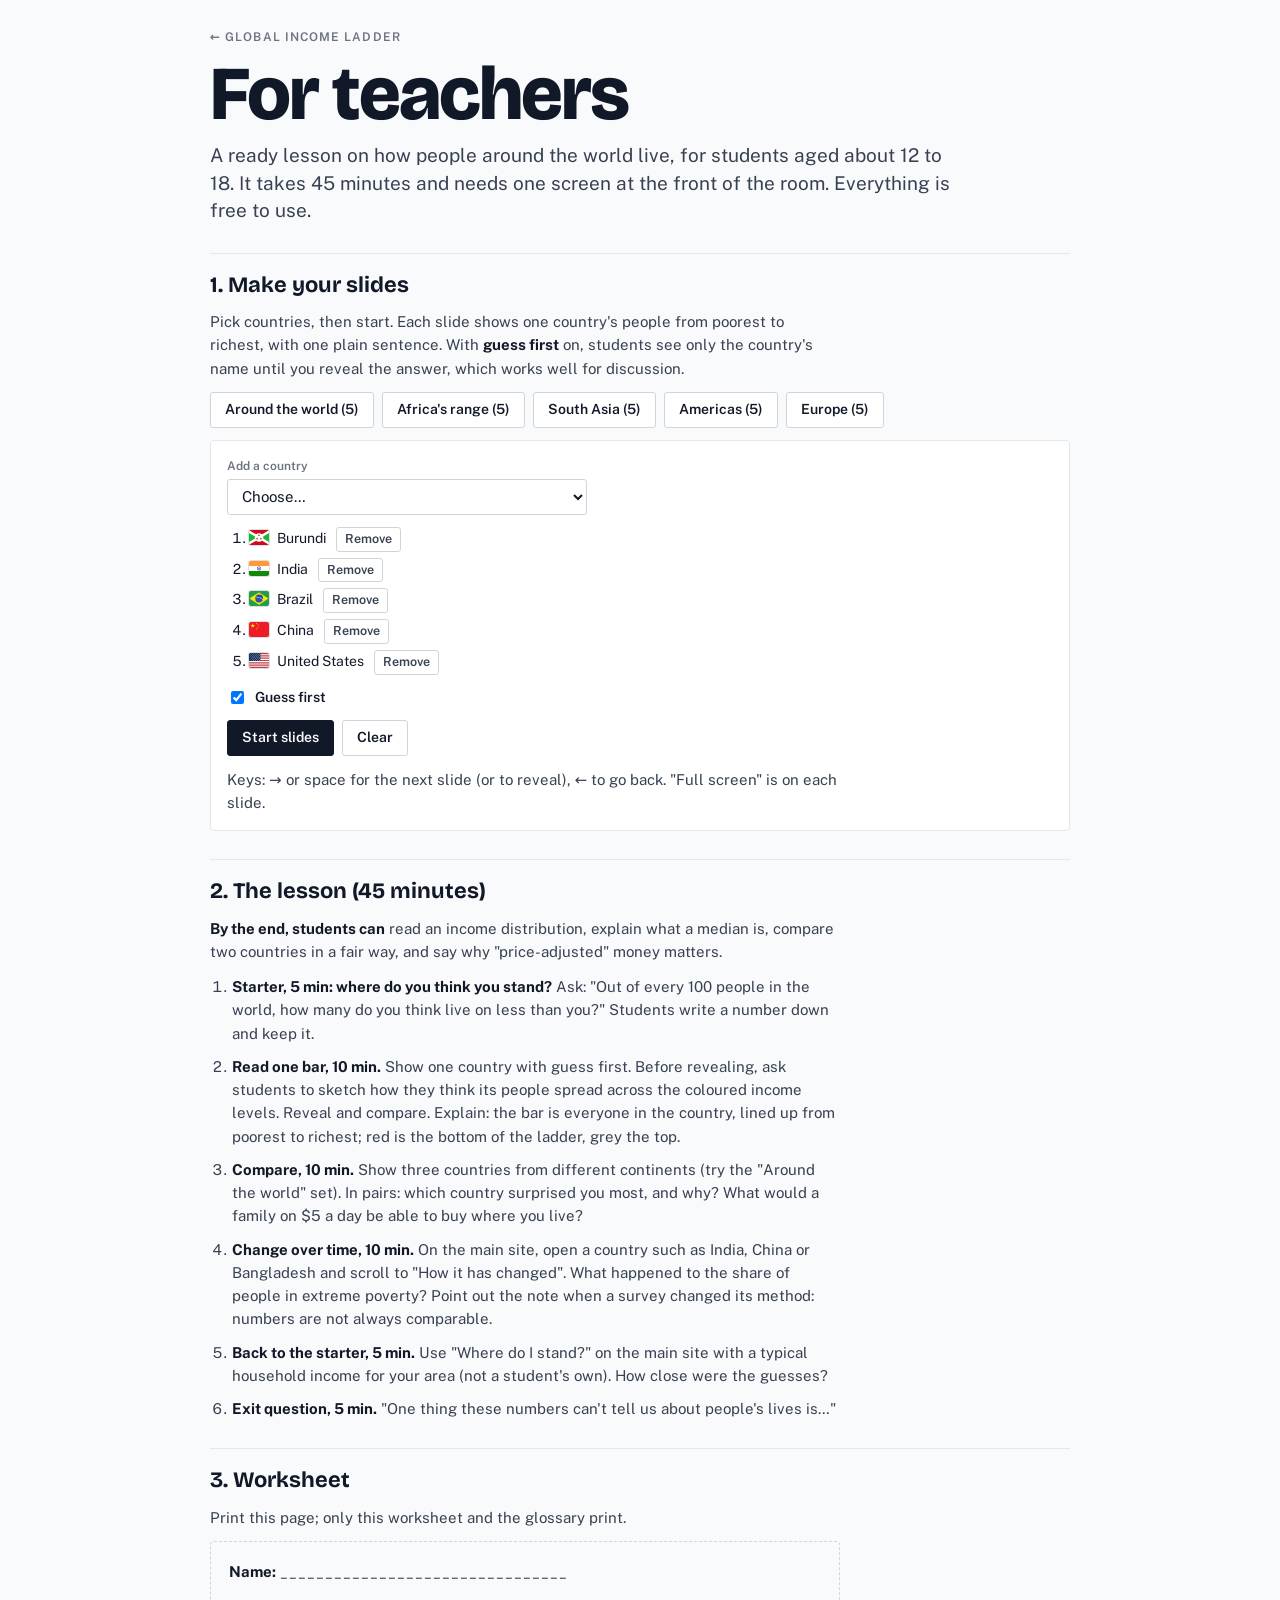
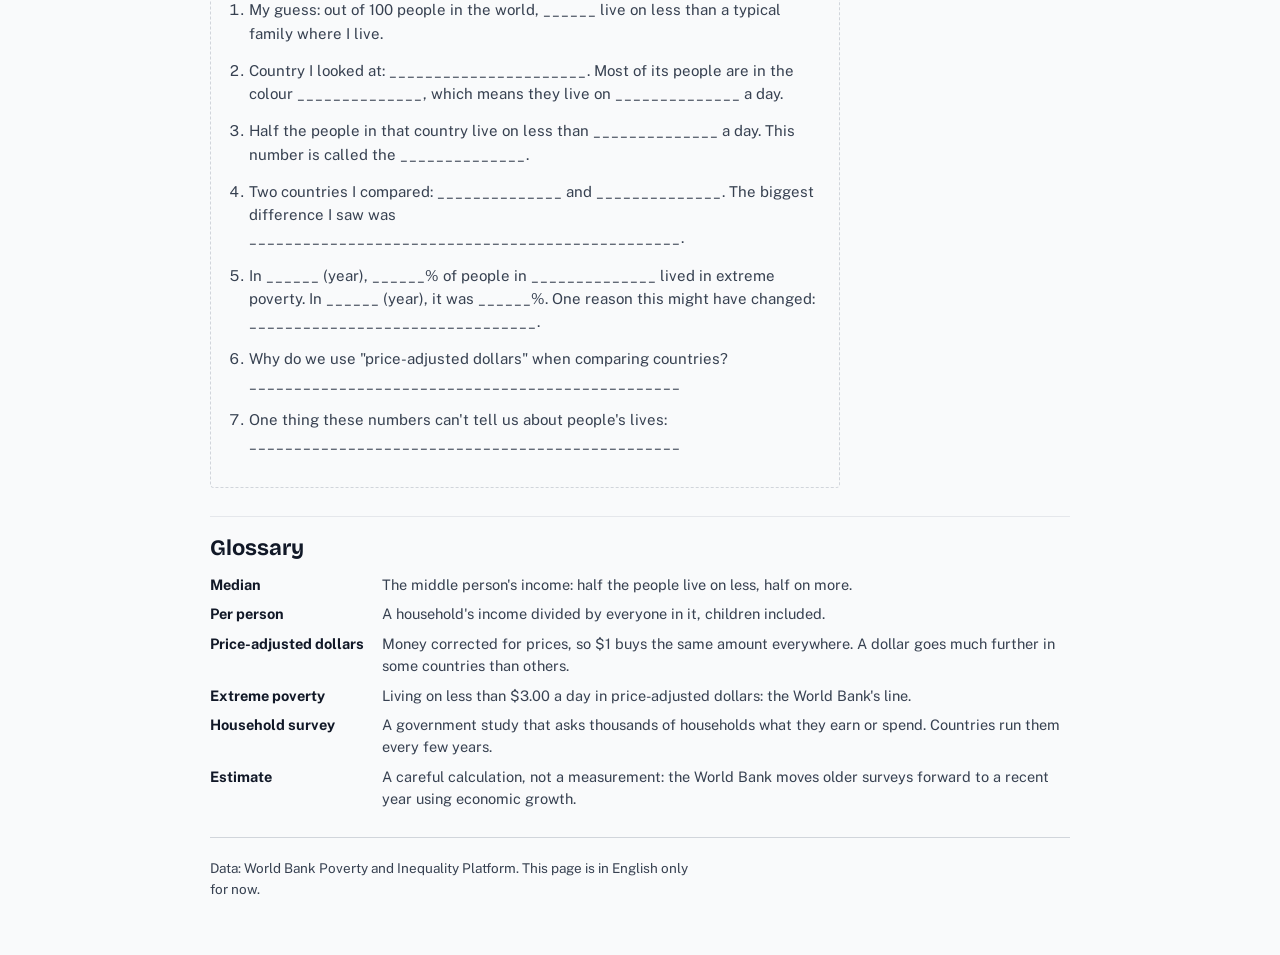
<file: teach.html>
<!doctype html>
<html lang="en">
<head>
<meta charset="utf-8">
<meta name="viewport" content="width=device-width, initial-scale=1, viewport-fit=cover">
<title>For teachers · Global Income Ladder</title>
<meta name="description" content="A 45-minute lesson on global income, with classroom slides built from World Bank household surveys.">
<link rel="preconnect" href="https://fonts.googleapis.com">
<link rel="preconnect" href="https://fonts.gstatic.com" crossorigin>
<link rel="stylesheet" href="https://fonts.googleapis.com/css2?family=Bricolage+Grotesque:opsz,wght@12..96,500..800&family=Public+Sans:wght@400;500;600;700&display=swap">
<link rel="stylesheet" href="css/styles.css?v=2b9f2724">
<script>try { var t = localStorage.getItem("gil:theme"); if (t === "light" || t === "dark") document.documentElement.dataset.theme = t; } catch (e) {}</script>
</head>
<body>
<div class="page teach">
  <header class="teach-head">
    <p class="eyebrow"><a href="index.html">← Global Income Ladder</a></p>
    <h1>For teachers</h1>
    <p class="lede">A ready lesson on how people around the world live, for students aged about 12 to 18. It takes 45 minutes and needs one screen at the front of the room. Everything is free to use.</p>
  </header>

  <section class="teach-sec" aria-labelledby="slidesTitle">
    <h2 id="slidesTitle">1. Make your slides</h2>
    <p>Pick countries, then start. Each slide shows one country's people from poorest to richest, with one plain sentence. With <b>guess first</b> on, students see only the country's name until you reveal the answer, which works well for discussion.</p>
    <div class="sets" id="sets"></div>
    <div class="builder">
      <label class="field"><span>Add a country</span><select id="add"><option value="">Choose…</option></select></label>
      <ol class="chosen" id="chosen" aria-live="polite"></ol>
      <label class="check"><input type="checkbox" id="guess" checked> Guess first</label>
      <div class="dlg-acts">
        <a class="btn primary" id="start" href="index.html">Start slides</a>
        <button type="button" class="btn" id="clear">Clear</button>
      </div>
      <p class="fine">Keys: → or space for the next slide (or to reveal), ← to go back. "Full screen" is on each slide.</p>
    </div>
  </section>

  <section class="teach-sec" aria-labelledby="planTitle">
    <h2 id="planTitle">2. The lesson (45 minutes)</h2>
    <p><b>By the end, students can</b> read an income distribution, explain what a median is, compare two countries in a fair way, and say why "price-adjusted" money matters.</p>
    <ol class="plan">
      <li><b>Starter, 5 min: where do you think you stand?</b> Ask: "Out of every 100 people in the world, how many do you think live on less than you?" Students write a number down and keep it.</li>
      <li><b>Read one bar, 10 min.</b> Show one country with guess first. Before revealing, ask students to sketch how they think its people spread across the coloured income levels. Reveal and compare. Explain: the bar is everyone in the country, lined up from poorest to richest; red is the bottom of the ladder, grey the top.</li>
      <li><b>Compare, 10 min.</b> Show three countries from different continents (try the "Around the world" set). In pairs: which country surprised you most, and why? What would a family on $5 a day be able to buy where you live?</li>
      <li><b>Change over time, 10 min.</b> On the main site, open a country such as India, China or Bangladesh and scroll to "How it has changed". What happened to the share of people in extreme poverty? Point out the note when a survey changed its method: numbers are not always comparable.</li>
      <li><b>Back to the starter, 5 min.</b> Use "Where do I stand?" on the main site with a typical household income for your area (not a student's own). How close were the guesses?</li>
      <li><b>Exit question, 5 min.</b> "One thing these numbers can't tell us about people's lives is…"</li>
    </ol>
  </section>

  <section class="teach-sec" aria-labelledby="sheetTitle">
    <h2 id="sheetTitle">3. Worksheet</h2>
    <p class="fine">Print this page; only this worksheet and the glossary print.</p>
    <div class="worksheet">
      <p><b>Name:</b> ________________________________</p>
      <ol>
        <li>My guess: out of 100 people in the world, ______ live on less than a typical family where I live.</li>
        <li>Country I looked at: ______________________. Most of its people are in the colour ______________, which means they live on ______________ a day.</li>
        <li>Half the people in that country live on less than ______________ a day. This number is called the ______________.</li>
        <li>Two countries I compared: ______________ and ______________. The biggest difference I saw was ________________________________________________.</li>
        <li>In ______ (year), ______% of people in ______________ lived in extreme poverty. In ______ (year), it was ______%. One reason this might have changed: ________________________________.</li>
        <li>Why do we use "price-adjusted dollars" when comparing countries? ________________________________________________</li>
        <li>One thing these numbers can't tell us about people's lives: ________________________________________________</li>
      </ol>
    </div>
  </section>

  <section class="teach-sec glossary" aria-labelledby="glossTitle">
    <h2 id="glossTitle">Glossary</h2>
    <dl>
      <dt>Median</dt><dd>The middle person's income: half the people live on less, half on more.</dd>
      <dt>Per person</dt><dd>A household's income divided by everyone in it, children included.</dd>
      <dt>Price-adjusted dollars</dt><dd>Money corrected for prices, so $1 buys the same amount everywhere. A dollar goes much further in some countries than others.</dd>
      <dt>Extreme poverty</dt><dd>Living on less than $3.00 a day in price-adjusted dollars: the World Bank's line.</dd>
      <dt>Household survey</dt><dd>A government study that asks thousands of households what they earn or spend. Countries run them every few years.</dd>
      <dt>Estimate</dt><dd>A careful calculation, not a measurement: the World Bank moves older surveys forward to a recent year using economic growth.</dd>
    </dl>
  </section>

  <footer class="notes">
    <p>Data: World Bank Poverty and Inequality Platform. This page is in English only for now.</p>
  </footer>
</div>
<script src="data/countries.js?v=918fd493"></script>
<script>
(function () {
  "use strict";
  var list = ((window.GIL_DATA || {}).countries || []).slice().sort(function (a, b) { return a.n.localeCompare(b.n); });
  var byCode = {};
  list.forEach(function (d) { byCode[d.c] = d; });
  var SETS = [
    ["Around the world", ["BDI", "IND", "BRA", "CHN", "USA"]],
    ["Africa's range", ["MOZ", "NGA", "KEN", "ZAF", "EGY"]],
    ["South Asia", ["BGD", "IND", "PAK", "NPL", "LKA"]],
    ["Americas", ["HTI", "BOL", "MEX", "BRA", "CAN"]],
    ["Europe", ["UKR", "ROU", "ESP", "DEU", "NOR"]]
  ];
  var chosen = [];
  function $(id) { return document.getElementById(id); }
  function el(tag, cls, text) { var n = document.createElement(tag); if (cls) n.className = cls; if (text != null) n.textContent = text; return n; }
  function link(codes) { return "index.html?present=" + codes.join(",") + ($("guess").checked ? "&guess=1" : ""); }
  function draw() {
    var ol = $("chosen");
    ol.textContent = "";
    chosen.forEach(function (c, i) {
      var li = el("li");
      var img = el("img", "flag"); img.alt = ""; img.src = "flags/" + c.toLowerCase() + ".svg";
      li.appendChild(img);
      li.appendChild(document.createTextNode(byCode[c].n));
      var x = el("button", "link-btn", "Remove"); x.type = "button";
      x.addEventListener("click", function () { chosen.splice(i, 1); draw(); });
      li.appendChild(x);
      ol.appendChild(li);
    });
    if (!chosen.length) ol.appendChild(el("li", "fine", "No countries yet. Pick a set above or add countries one by one."));
    var start = $("start");
    start.href = chosen.length ? link(chosen) : "#";
    start.setAttribute("aria-disabled", String(!chosen.length));
    var sets = $("sets");
    sets.textContent = "";
    SETS.forEach(function (s) {
      var codes = s[1].filter(function (c) { return byCode[c]; });
      if (!codes.length) return;
      var b = el("button", "btn", s[0] + " (" + codes.length + ")"); b.type = "button";
      b.addEventListener("click", function () { chosen = codes.slice(); draw(); });
      sets.appendChild(b);
    });
  }
  list.forEach(function (d) { $("add").appendChild(new Option(d.n, d.c)); });
  $("add").addEventListener("change", function (e) {
    var c = e.target.value;
    if (c && chosen.indexOf(c) === -1) chosen.push(c);
    e.target.value = "";
    draw();
  });
  $("guess").addEventListener("change", draw);
  $("clear").addEventListener("click", function () { chosen = []; draw(); });
  $("start").addEventListener("click", function (e) { if (!chosen.length) e.preventDefault(); });
  chosen = SETS[0][1].filter(function (c) { return byCode[c]; });
  draw();
})();
</script>
</body>
</html>
</file>
<file: css/styles.css>
/* Global Income Ladder
   Layout: the masthead states the world's split as one long bar that doubles as the colour key;
   below it, a ledger of every country (left) and a sticky sheet for the selected country (right). */
:root {
  --bg: #f9fafb;            /* sterile white: a cold, neutral canvas */
  --surface: #ffffff;
  --wash: #f3f4f6;
  --ink: #111827;           /* ink black */
  --ink-2: #374151;
  --muted: #6b7280;
  --rule: #e5e7eb;
  --axis: #d1d5db;
  --accent: #111827;        /* the comparison, and focus: kept out of the alarm colours */
  --solo: #374151;          /* single-series bars (income by tenths) */
  /* income ladder, an alarm scale: blood burgundy and crimson at the bottom, amber at the
     bridge ($5-10), then greys that fade so the upper rungs stay quiet */
  --b1: #7f1d1d; --b2: #b91c1c; --b3: #ef4444; --b4: #f59e0b;
  --b5: #6b7280; --b6: #9ca3af; --b7: #c3c8d0; --b8: #dde0e5;
  --on1: #ffffff; --on2: #ffffff; --on3: #111827; --on4: #111827;
  --on5: #ffffff; --on6: #111827; --on7: #111827; --on8: #111827;
  --shadow: 0 6px 24px rgba(17, 24, 39, 0.14);
  --flag-edge: rgba(17, 24, 39, 0.14);   /* keeps white flags visible on white */
  --display: "Bricolage Grotesque", "Arial Narrow", system-ui, sans-serif;
  --body: "Public Sans", system-ui, -apple-system, "Segoe UI", sans-serif;
  color-scheme: light;
}
@media (prefers-color-scheme: dark) {
  :root:not([data-theme="light"]) {
    --bg: #0d0f13; --surface: #15181e; --wash: #1c2028;
    --ink: #f3f4f6; --ink-2: #c5cad3; --muted: #9ca3af;
    --rule: #262b33; --axis: #3a404a; --accent: #f3f4f6; --solo: #c5cad3;
    --b1: #a51d1d; --b2: #dc2626; --b3: #f87171; --b4: #f59e0b;
    --b5: #8b93a1; --b6: #646c79; --b7: #474e5a; --b8: #333944;
    --on1: #ffffff; --on2: #ffffff; --on3: #111827; --on4: #111827;
    --on5: #111827; --on6: #ffffff; --on7: #ffffff; --on8: #ffffff;
    --shadow: 0 6px 24px rgba(0, 0, 0, 0.5);
    --flag-edge: rgba(255, 255, 255, 0.16);
    color-scheme: dark;
  }
}
:root[data-theme="dark"] {
  --bg: #0d0f13; --surface: #15181e; --wash: #1c2028;
  --ink: #f3f4f6; --ink-2: #c5cad3; --muted: #9ca3af;
  --rule: #262b33; --axis: #3a404a; --accent: #f3f4f6; --solo: #c5cad3;
  --b1: #a51d1d; --b2: #dc2626; --b3: #f87171; --b4: #f59e0b;
  --b5: #8b93a1; --b6: #646c79; --b7: #474e5a; --b8: #333944;
  --on1: #ffffff; --on2: #ffffff; --on3: #111827; --on4: #111827;
  --on5: #111827; --on6: #ffffff; --on7: #ffffff; --on8: #ffffff;
  --shadow: 0 6px 24px rgba(0, 0, 0, 0.5);
  --flag-edge: rgba(255, 255, 255, 0.16);
  color-scheme: dark;
}

* { box-sizing: border-box; }
[hidden] { display: none !important; }
body {
  margin: 0;
  background: var(--bg); color: var(--ink);
  font: 400 15px/1.5 var(--body);
  -webkit-font-smoothing: antialiased;
}
.page { max-width: 1320px; margin: 0 auto; padding-inline: 20px; padding-block: 28px 56px; display: flex; flex-direction: column; gap: 28px; }
a { color: inherit; text-decoration-color: var(--accent); text-underline-offset: 3px; }
:focus-visible { outline: 2px solid var(--accent); outline-offset: 2px; }
button, input, select { font: inherit; color: inherit; }

/* ramp classes */
.s1 { background: var(--b1); color: var(--on1); } .s2 { background: var(--b2); color: var(--on2); }
.s3 { background: var(--b3); color: var(--on3); } .s4 { background: var(--b4); color: var(--on4); }
.s5 { background: var(--b5); color: var(--on5); } .s6 { background: var(--b6); color: var(--on6); }
.s7 { background: var(--b7); color: var(--on7); } .s8 { background: var(--b8); color: var(--on8); }

/* flags: 4:3, lazy-loaded; .none keeps rows aligned where there is no flag (the world) */
.flag { display: inline-block; flex: none; width: 20px; height: 15px; border-radius: 2px; object-fit: cover; box-shadow: 0 0 0 1px var(--flag-edge); vertical-align: -2px; }
.flag.none { box-shadow: none; }

/* ---------- masthead ---------- */
.mast { display: grid; gap: 14px 32px; grid-template-columns: minmax(0, 1fr) auto; align-items: start; }
.eyebrow { margin: 0; font-size: 12px; font-weight: 600; letter-spacing: 0.09em; text-transform: uppercase; color: var(--muted); grid-column: 1 / -1; }
h1 { margin: 0; font: 800 clamp(38px, 6.4vw, 76px)/0.95 var(--display); letter-spacing: -0.025em; text-wrap: balance; grid-column: 1 / -1; }
.lede { margin: 0; font-size: clamp(16px, 1.5vw, 19px); line-height: 1.45; color: var(--ink-2); max-width: 62ch; }
.lede b { color: var(--ink); font-weight: 700; white-space: nowrap; }
.controls { display: grid; grid-template-columns: auto auto; gap: 8px 10px; align-items: center; justify-content: end; }
.ctl-label { font-size: 13px; color: var(--muted); text-align: right; }
.seg-ctl { display: inline-flex; border: 1px solid var(--axis); border-radius: 3px; overflow: hidden; background: var(--surface); }
.seg-ctl button { border: 0; background: none; padding: 7px 14px; font-size: 13.5px; font-weight: 600; cursor: pointer; color: var(--ink-2); white-space: nowrap; }
.seg-ctl button + button { border-left: 1px solid var(--axis); }
.seg-ctl button[aria-pressed="true"] { background: var(--ink); color: var(--bg); }
.seg-ctl button:focus-visible { outline-offset: -3px; }
.controls .seg-ctl button { flex: 1 1 0; }
.fx-note { grid-column: 1 / -1; margin: 0; font-size: 12.5px; color: var(--muted); text-align: right; max-width: 46ch; justify-self: end; }
@media (max-width: 860px) {
  .mast { grid-template-columns: minmax(0, 1fr); }
  .controls { justify-content: start; }
  .ctl-label { text-align: left; }
  .fx-note { text-align: left; justify-self: start; }
}
@media (max-width: 460px) {
  .controls { grid-template-columns: minmax(0, 1fr); }
  .seg-ctl { width: 100%; }
  .seg-ctl button { flex: 1 1 0; padding-inline: 6px; }
}

/* ---------- world bar + key ---------- */
.world { display: flex; flex-direction: column; gap: 12px; }
.world-cap { margin: 0; font-size: 13px; color: var(--muted); display: flex; justify-content: space-between; gap: 2px 12px; flex-wrap: wrap; }
.stack { display: flex; gap: 2px; border-radius: 3px; overflow: hidden; }
.stack .seg { font-style: normal; flex: var(--v) 1 0px; min-width: 0; container-type: inline-size; display: flex; align-items: center; justify-content: center; }
.stack .seg b { font-weight: 600; white-space: nowrap; font-variant-numeric: tabular-nums; }
.key { list-style: none; margin: 0; padding: 0; display: grid; gap: 10px 14px; grid-template-columns: repeat(8, minmax(0, 1fr)); }
.key li { display: grid; grid-template-columns: 12px minmax(0, 1fr); column-gap: 8px; align-items: start; font-size: 13px; line-height: 1.3; }
.key .sw { width: 12px; height: 12px; border-radius: 2px; margin-top: 2px; }
.key .k-l { font-weight: 600; }
.key .k-v { grid-column: 2; color: var(--muted); font-variant-numeric: tabular-nums; }
@media (max-width: 1040px) { .key { grid-template-columns: repeat(4, minmax(0, 1fr)); } }
@media (max-width: 520px) { .key { grid-template-columns: repeat(2, minmax(0, 1fr)); } }

/* ---------- how to read this page ---------- */
.howto { border-top: 1px solid var(--rule); padding-top: 18px; display: flex; flex-direction: column; gap: 14px; }
.howto h2 { margin: 0; font: 700 18px/1.2 var(--display); }
.howto-steps { list-style: none; margin: 0; padding: 0; display: grid; gap: 18px 32px; grid-template-columns: repeat(3, minmax(0, 1fr)); counter-reset: step; }
.howto-steps li { display: flex; flex-direction: column; gap: 10px; min-width: 0; counter-increment: step; }
.howto-steps p { margin: 0; font-size: 14px; color: var(--ink-2); max-width: 46ch; }
.howto-steps p b { color: var(--ink); }
.howto-steps p::before { content: counter(step); display: inline-grid; place-items: center; width: 20px; height: 20px; margin-right: 8px; border-radius: 50%; background: var(--ink); color: var(--bg); font-size: 12px; font-weight: 700; vertical-align: 1px; }
.howto-fig { display: flex; flex-direction: column; gap: 6px; min-height: 52px; justify-content: center; }
.howto-fig .stack { height: 16px; }
.howto-ends { display: flex; justify-content: space-between; font-size: 12px; color: var(--muted); }
.howto-chips { flex-direction: row; flex-wrap: wrap; gap: 6px 14px; justify-content: flex-start; align-items: center; font-size: 13px; font-weight: 600; }
.howto-chips > span { display: inline-flex; align-items: center; gap: 6px; white-space: nowrap; }
.chip { width: 28px; height: 14px; border-radius: 2px; }
.chip.red { background: linear-gradient(to right, var(--b1), var(--b2), var(--b3)); }
.chip.grey { background: linear-gradient(to right, var(--b5), var(--b6), var(--b7), var(--b8)); }
.howto-row { display: grid; grid-template-columns: minmax(0, 130px) minmax(0, 1fr); gap: 10px; align-items: center; }
.howto-name { display: flex; align-items: center; gap: 6px; font-size: 13px; font-weight: 600; min-width: 0; overflow: hidden; text-overflow: ellipsis; white-space: nowrap; }
@media (max-width: 860px) { .howto-steps { grid-template-columns: minmax(0, 1fr); } .howto-fig { min-height: 0; } }

/* ---------- main grid ---------- */
.grid { display: grid; gap: 28px; grid-template-columns: minmax(0, 1fr); align-items: start; }
@media (min-width: 980px) {
  .grid { grid-template-columns: minmax(0, 1.15fr) minmax(380px, 1fr); gap: 36px; }
  .ledger { order: 1; }
  .sheet { order: 2; position: sticky; top: calc(env(safe-area-inset-top, 0px) + 12px); max-height: calc(100vh - 24px); overflow: auto; }
}

/* ---------- form fields ---------- */
.field { display: flex; flex-direction: column; gap: 4px; min-width: 0; }
.field > span { font-size: 12px; font-weight: 600; color: var(--muted); }
.field select, .field input {
  height: 36px; padding: 0 10px; border: 1px solid var(--axis); border-radius: 3px;
  background: var(--surface); min-width: 0; width: 100%;
}
.field input::placeholder { color: var(--muted); }

/* ---------- sheet ---------- */
.sheet { background: var(--surface); border: 1px solid var(--rule); border-radius: 4px; padding: 20px; display: flex; flex-direction: column; gap: 20px; container-type: inline-size; min-width: 0; }
.pickers { display: grid; grid-template-columns: minmax(0, 1.2fr) minmax(0, 1fr); gap: 12px; }
.sheet-head { display: flex; flex-direction: column; gap: 4px; }
.sheet-head h2 { margin: 0; font: 700 clamp(26px, 3vw, 34px)/1.05 var(--display); letter-spacing: -0.015em; text-wrap: balance; }
.sheet-head p { margin: 0; font-size: 13px; color: var(--muted); }
.sheet-head h2 .flag { width: 32px; height: 24px; margin-right: 12px; vertical-align: 1px; border-radius: 3px; }
/* the headline: one plain sentence; the left mark takes the colour of the bracket where the median falls */
.say { border-left: 6px solid var(--say, var(--axis)); padding: 2px 0 2px 14px; display: flex; flex-direction: column; gap: 6px; }
.say p { margin: 0; }
.say-main { font: 700 clamp(19px, 2vw, 23px)/1.25 var(--display); letter-spacing: -0.01em; text-wrap: balance; }
.say-sub { font-size: 13.5px; color: var(--ink-2); }
.sheet-cur { display: flex; flex-wrap: wrap; align-items: center; gap: 8px 10px; }
.sheet-cur .ctl-label { text-align: left; }
.caveat { margin: 0; font-size: 13px; padding: 8px 10px; border: 1px solid var(--axis); border-radius: 3px; color: var(--ink-2); }
.tiles { display: grid; grid-template-columns: repeat(2, minmax(0, 1fr)); gap: 14px 18px; margin: 0; }
@container (min-width: 640px) { .tiles { grid-template-columns: repeat(4, minmax(0, 1fr)); } }
.tile { display: flex; flex-direction: column; gap: 2px; border-top: 1px solid var(--ink); padding-top: 8px; min-width: 0; }
.tile dt { font-size: 12px; font-weight: 600; color: var(--muted); }
.tile dd { margin: 0; font-size: 22px; font-weight: 700; line-height: 1.15; letter-spacing: -0.01em; overflow-wrap: anywhere; }
.tile dd small { font-size: 12.5px; font-weight: 500; color: var(--muted); letter-spacing: 0; white-space: nowrap; }
.tile .t-note { font-size: 12px; color: var(--muted); }

.fig { margin: 0; display: flex; flex-direction: column; gap: 10px; min-width: 0; }
.fig-head { display: flex; justify-content: space-between; align-items: start; gap: 12px; }
.fig-head h3 { margin: 0; font-size: 15px; font-weight: 700; line-height: 1.3; text-wrap: balance; }
.fig-head p { margin: 2px 0 0; font-size: 12.5px; color: var(--muted); }
.link-btn { border: 1px solid var(--axis); background: none; border-radius: 3px; padding: 4px 10px; font-size: 12.5px; font-weight: 600; cursor: pointer; white-space: nowrap; color: var(--ink-2); }
.link-btn:hover { background: var(--wash); }
.legend { display: flex; flex-wrap: wrap; gap: 4px 16px; font-size: 12.5px; color: var(--ink-2); }
.legend span { display: inline-flex; align-items: center; gap: 6px; }
.legend .lg-bar { width: 14px; height: 10px; border-radius: 0 3px 3px 0; background: var(--solo); }
.legend .lg-bar.ramp { background: linear-gradient(to right, var(--b2), var(--b4), var(--b6)); }
.legend .lg-tick { width: 2px; height: 14px; background: var(--accent); margin-inline: 6px; }

.chart { display: flex; flex-direction: column; }
.crow { display: grid; grid-template-columns: minmax(0, 1fr) auto; grid-template-areas: "label value" "track track"; column-gap: 12px; align-items: center; padding-top: 5px; }
.crow .c-label { grid-area: label; font-size: 13px; font-weight: 600; white-space: nowrap; }
.crow .c-val { grid-area: value; font-size: 13px; text-align: right; white-space: nowrap; font-variant-numeric: tabular-nums; }
.crow .c-val b { font-weight: 700; }
.crow .c-val small { font-size: 12px; color: var(--muted); margin-left: 6px; }
.crow .c-track {
  grid-area: track; position: relative; height: 24px;
  border-left: 1px solid var(--axis); border-right: 1px solid var(--rule);
  background-image: linear-gradient(to right, var(--rule) 1px, transparent 1px);
  background-size: calc(100% / var(--n)) 100%;
}
.c-bar { position: absolute; left: 0; top: 50%; height: 14px; margin-top: -7px; border-radius: 0 4px 4px 0; min-width: 1px; }
.c-bar.solo { background: var(--solo); }
.c-tick { position: absolute; top: 2px; bottom: 2px; width: 2px; margin-left: -1px; background: var(--accent); box-shadow: 0 0 0 2px var(--surface); }
.crow:hover .c-track { background-color: var(--wash); }
.crow:hover .c-bar { filter: brightness(1.12); }
.c-axis { position: relative; height: 18px; font-size: 11.5px; color: var(--muted); font-variant-numeric: tabular-nums; }
.c-axis i { position: absolute; top: 3px; font-style: normal; transform: translateX(-50%); white-space: nowrap; }
.c-axis i:first-child { transform: none; }
.c-axis i:last-child { transform: translateX(-100%); }
.crow.axis { padding-top: 0; }
.crow.axis .c-axis { grid-area: track; }
@container (min-width: 520px) {
  .crow { grid-template-columns: 132px minmax(0, 1fr) 132px; grid-template-areas: "label track value"; padding-top: 0; }
  .crow .c-val { text-align: left; }
  .dec .crow { grid-template-columns: 96px minmax(0, 1fr) 176px; }
}
.fig-note { margin: 0; font-size: 12.5px; color: var(--muted); }

/* tables (shared) */
.tbl-wrap { overflow-x: auto; }
table { border-collapse: collapse; width: 100%; font-size: 13px; font-variant-numeric: tabular-nums; }
th, td { padding: 6px 10px 6px 0; text-align: right; border-bottom: 1px solid var(--rule); white-space: nowrap; }
th:first-child, td:first-child { text-align: left; }
thead th { font-size: 12px; font-weight: 600; color: var(--muted); border-bottom-color: var(--axis); vertical-align: bottom; }
tbody th { font-weight: 600; }

/* ---------- ledger ---------- */
.ledger { display: flex; flex-direction: column; gap: 14px; min-width: 0; }
.ledger-head { display: flex; justify-content: space-between; align-items: end; gap: 12px; flex-wrap: wrap; }
.ledger-head h2 { margin: 0; font: 700 24px/1.1 var(--display); letter-spacing: -0.01em; }
.filters { display: grid; grid-template-columns: minmax(0, 1.2fr) minmax(0, 1fr) minmax(0, 1.4fr); gap: 12px; }
@media (max-width: 620px) { .filters { grid-template-columns: minmax(0, 1fr) minmax(0, 1fr); } .filters .field:first-child { grid-column: 1 / -1; } }
.count { margin: 0; font-size: 12.5px; color: var(--muted); }

.cols, .row { display: grid; grid-template-columns: minmax(110px, 200px) 44px 92px minmax(0, 1fr); column-gap: 12px; align-items: center; }
.cols { font-size: 12px; font-weight: 600; color: var(--muted); padding: 0 8px 6px; border-bottom: 1px solid var(--axis); }
.cols .c-med, .row .r-med { text-align: right; white-space: nowrap; }
.cols .c-span { display: flex; justify-content: space-between; gap: 8px; }
.rows { list-style: none; margin: 0; padding: 0; }
.rows li + li { border-top: 1px solid var(--rule); }
.row { width: 100%; border: 0; background: none; padding: 7px 8px; text-align: left; cursor: pointer; border-radius: 2px; }
.row:hover { background: var(--wash); }
.row[aria-pressed="true"] { background: var(--surface); box-shadow: inset 0 0 0 1.5px var(--ink); }
.row[aria-pressed="true"] .r-name { font-weight: 700; }
.row .r-name { font-size: 14px; font-weight: 500; overflow-wrap: anywhere; line-height: 1.25; display: flex; align-items: center; gap: 8px; min-width: 0; }
.row .r-name .cmp-mark { display: inline-block; flex: none; width: 2px; height: 11px; background: var(--accent); margin-left: -1px; }
.row .r-year { font-size: 12.5px; color: var(--muted); font-variant-numeric: tabular-nums; }
.row .r-med { font-size: 13.5px; font-weight: 600; font-variant-numeric: tabular-nums; }
.row .r-none { font-size: 12.5px; color: var(--muted); }
.row .stack { height: 14px; }
.row .stack .seg b { font-size: 10.5px; line-height: 1; }
@container (max-width: 34px) { .row .stack .seg b { display: none; } }
@media (max-width: 620px) {
  .cols { display: none; }
  .row { grid-template-columns: minmax(0, 1fr) auto auto; grid-template-areas: "name year med" "bar bar bar"; row-gap: 6px; padding: 9px 4px; }
  .row .r-name { grid-area: name; } .row .r-year { grid-area: year; } .row .r-med { grid-area: med; }
  .row .stack, .row .r-none { grid-area: bar; }
}
.empty { margin: 0; padding: 28px 8px; color: var(--ink-2); border-top: 1px solid var(--rule); }
.num tbody tr { cursor: pointer; }
.num tbody tr:hover { background: var(--wash); }
.num tbody tr[aria-selected="true"] { background: var(--surface); box-shadow: inset 0 0 0 1.5px var(--ink); }
.num th, .num td { padding-left: 8px; }
.num tbody th .flag { margin-right: 8px; }
.num thead th .sw { display: inline-block; width: 9px; height: 9px; border-radius: 2px; margin-right: 5px; }

/* ---------- tooltip ---------- */
.tip { position: fixed; z-index: 20; pointer-events: none; max-width: min(320px, calc(100vw - 16px)); background: var(--surface); color: var(--ink); border: 1px solid var(--axis); border-radius: 3px; box-shadow: var(--shadow); padding: 10px 12px; font-size: 12.5px; line-height: 1.35; }
.tip h4 { margin: 0 0 6px; font-size: 13px; font-weight: 700; }
.tip h4 span { font-weight: 500; color: var(--muted); }
.tip ul { list-style: none; margin: 0; padding: 0; display: grid; grid-template-columns: auto auto minmax(0, 1fr) auto; gap: 3px 8px; align-items: center; }
.tip li { display: contents; }
.tip .t-key { width: 12px; height: 3px; border-radius: 1px; }
.tip .t-key.tick { width: 2px; height: 11px; background: var(--accent); justify-self: center; }
.tip .t-v { font-weight: 700; text-align: right; font-variant-numeric: tabular-nums; }
.tip .t-l { color: var(--ink-2); }
.tip .t-p { color: var(--muted); text-align: right; font-variant-numeric: tabular-nums; }
.tip li.on .t-l { color: var(--ink); font-weight: 700; }
.tip li.dim > * { opacity: 0.62; }

/* ---------- notes ---------- */
.notes { border-top: 1px solid var(--axis); padding-top: 20px; display: grid; gap: 14px 40px; grid-template-columns: repeat(auto-fit, minmax(260px, 1fr)); font-size: 13.5px; color: var(--ink-2); }
.notes h2 { grid-column: 1 / -1; margin: 0; font: 700 18px/1.2 var(--display); color: var(--ink); }
.notes p { margin: 0; max-width: 62ch; }
.notes b { color: var(--ink); font-weight: 600; }
@media (prefers-reduced-motion: no-preference) { .row, .link-btn, .seg-ctl button { transition: background-color 0.12s ease; } }

/* ---------- shared bits ---------- */
.sr { position: absolute; width: 1px; height: 1px; overflow: hidden; clip: rect(0 0 0 0); white-space: nowrap; }
.fine { margin: 0; font-size: 12.5px; color: var(--muted); }
.sec-head { display: flex; flex-direction: column; gap: 4px; }
.sec-head h2 { margin: 0; font: 700 22px/1.15 var(--display); letter-spacing: -0.01em; }
.sec-head p { margin: 0; font-size: 14px; color: var(--ink-2); max-width: 70ch; }
.btn { display: inline-flex; align-items: center; justify-content: center; gap: 6px; min-height: 36px; padding: 0 14px; border: 1px solid var(--axis); border-radius: 3px; background: var(--surface); color: var(--ink); font-size: 14px; font-weight: 600; cursor: pointer; text-decoration: none; white-space: nowrap; }
.btn:hover { background: var(--wash); }
.btn.primary { background: var(--ink); color: var(--bg); border-color: var(--ink); }
.btn.primary:hover { opacity: 0.9; }
.topbar { grid-column: 1 / -1; display: flex; justify-content: space-between; align-items: center; gap: 12px; }
.topbar .eyebrow { grid-column: auto; }
.lang select { height: 32px; padding: 0 8px; border: 1px solid var(--axis); border-radius: 3px; background: var(--surface); font-size: 13px; }
.rows li.pinned { border-bottom: 1px solid var(--axis); }
.rows li.pinned + li { border-top: 0; }

/* ---------- map ---------- */
.mapsec, .stand { border-top: 1px solid var(--rule); padding-top: 18px; display: flex; flex-direction: column; gap: 12px; }
.map svg { display: block; width: 100%; height: auto; }
.map path { fill: url(#gil-hatch); stroke: var(--bg); stroke-width: 0.5; vector-effect: non-scaling-stroke; }
.map path.s1 { fill: var(--b1); } .map path.s2 { fill: var(--b2); } .map path.s3 { fill: var(--b3); } .map path.s4 { fill: var(--b4); }
.map path.s5 { fill: var(--b5); } .map path.s6 { fill: var(--b6); } .map path.s7 { fill: var(--b7); } .map path.s8 { fill: var(--b8); }
.map path.pick { cursor: pointer; }
.map path.pick:hover { stroke: var(--ink); stroke-width: 1.2; }
.map path.on { stroke: var(--ink); stroke-width: 2; }
.map .hatch-bg { fill: var(--wash); } .map .hatch-line { stroke: var(--axis); stroke-width: 1.5; }

/* ---------- where do I stand ---------- */
.stand-form { display: grid; gap: 12px; grid-template-columns: minmax(0, 1.4fr) minmax(0, 1fr) minmax(0, 0.7fr) minmax(0, 1.1fr) minmax(0, 0.9fr); align-items: end; }
@media (max-width: 860px) { .stand-form { grid-template-columns: minmax(0, 1fr) minmax(0, 1fr); } .stand-form .field:first-child { grid-column: 1 / -1; } }
.stand-out { display: flex; flex-direction: column; gap: 18px; }
.st-msg { margin: 0; color: var(--muted); font-size: 14px; }
.st-per { margin: 0; font-size: 14px; color: var(--ink-2); }
.st-row { display: flex; flex-direction: column; gap: 10px; max-width: 900px; }
.st-big { margin: 0; font: 700 clamp(19px, 2.2vw, 24px)/1.25 var(--display); }
.st-big b { font-weight: 800; }
.st-note { margin: 0; font-size: 12.5px; color: var(--muted); }
.st-acts { display: flex; gap: 10px; }
.marked { position: relative; padding-top: 22px; }
.marked .stack { height: 28px; }
.marked .stack .seg b { font-size: 12px; }
.you { position: absolute; top: 0; bottom: -6px; width: 3px; margin-left: -1.5px; background: var(--ink); box-shadow: 0 0 0 2px var(--bg); border-radius: 2px; }
.you b { position: absolute; top: -2px; left: 50%; transform: translate(-50%, -2px); font-size: 12px; font-weight: 800; white-space: nowrap; background: var(--ink); color: var(--bg); padding: 1px 6px; border-radius: 3px; }

/* ---------- sheet additions ---------- */
.sheet-title { display: flex; justify-content: space-between; align-items: start; gap: 12px; }
.sheet-actions { display: flex; gap: 8px; flex: none; padding-top: 4px; }
.fig-say { margin: 0; font-size: 15px; font-weight: 600; line-height: 1.4; }
.split { display: flex; flex-direction: column; gap: 8px; }
.split-row { display: grid; grid-template-columns: 70px minmax(0, 1fr); gap: 10px; align-items: center; }
.split-label { font-size: 13px; font-weight: 600; }
.split .stack { height: 26px; }
.split .stack .seg b { font-size: 12px; }
.split-key { list-style: none; margin: 4px 0 0; padding: 0; display: flex; flex-wrap: wrap; gap: 4px 16px; font-size: 12.5px; color: var(--ink-2); }
.split-key li { display: inline-flex; align-items: center; gap: 6px; }
.split-key .sw { width: 10px; height: 10px; border-radius: 2px; }
.hist { display: flex; flex-direction: column; gap: 6px; }
.hist-row { display: grid; grid-template-columns: 64px minmax(0, 1fr) 76px; gap: 10px; align-items: center; }
.hist-year { font-size: 13px; font-weight: 600; font-variant-numeric: tabular-nums; }
.hist-row.est .hist-year { color: var(--muted); }
.hist-row.est .stack { opacity: 0.8; outline: 1px dashed var(--axis); outline-offset: 2px; }
.hist .stack { height: 18px; }
.hist .stack .seg b { font-size: 10.5px; }
.hist-med { font-size: 13px; font-weight: 600; text-align: right; font-variant-numeric: tabular-nums; }
.hist-break { margin: 2px 0; padding-top: 4px; border-top: 1px dashed var(--axis); font-size: 11.5px; color: var(--muted); }
.legend .lg-line { width: 0; height: 14px; border-left: 2px dashed var(--ink-2); margin-inline: 6px; }
.c-line { position: absolute; top: 0; bottom: 0; width: 0; border-left: 2px dashed var(--ink-2); opacity: 0.7; }

/* ---------- dialog ---------- */
.dlg { width: min(720px, calc(100vw - 32px)); max-height: calc(100vh - 32px); border: 1px solid var(--axis); border-radius: 6px; padding: 0; background: var(--surface); color: var(--ink); box-shadow: var(--shadow); }
.dlg::backdrop { background: rgba(17, 24, 39, 0.45); }
.dlg-head { display: flex; justify-content: space-between; align-items: center; gap: 12px; padding: 14px 18px; border-bottom: 1px solid var(--rule); }
.dlg-head h2 { margin: 0; font: 700 18px/1.2 var(--display); }
.dlg-body { padding: 16px 18px 20px; display: flex; flex-direction: column; gap: 12px; }
.dlg-body p { margin: 0; font-size: 14px; }
.dlg-img { width: 100%; height: auto; border: 1px solid var(--rule); border-radius: 4px; }
.dlg-acts { display: flex; flex-wrap: wrap; gap: 8px; }
.dlg-link { font-size: 12.5px !important; color: var(--muted); overflow-wrap: anywhere; }
.dlg-code { width: 100%; font: 12.5px/1.45 ui-monospace, SFMono-Regular, Menlo, monospace; padding: 10px; border: 1px solid var(--axis); border-radius: 3px; background: var(--wash); color: var(--ink); resize: vertical; }
.dlg-frame { width: 100%; height: 320px; border: 1px solid var(--rule); border-radius: 4px; background: var(--bg); }

/* ---------- cards: embed and classroom slides ---------- */
.card { display: flex; flex-direction: column; gap: 14px; }
.card-head h2 { margin: 0; font: 700 26px/1.1 var(--display); display: flex; align-items: center; gap: 12px; }
.card-head h2 .flag { width: 32px; height: 24px; }
.card-meta { margin: 4px 0 0; font-size: 13px; color: var(--muted); }
.card-bar { height: 34px; }
.card-bar .seg b { font-size: 13px; }
.card .howto-ends { margin: -8px 0 0; }
.card-key { grid-template-columns: repeat(4, minmax(0, 1fr)) !important; }
.card-foot { margin: 6px 0 0; padding-top: 10px; border-top: 1px solid var(--rule); display: flex; justify-content: space-between; flex-wrap: wrap; gap: 4px 12px; font-size: 12.5px; color: var(--muted); }
.card-foot a { color: var(--ink); font-weight: 600; }
.embed { padding: 16px; max-width: 760px; }
body.embed-mode, body.present-mode { min-height: 100vh; }
.present { min-height: 100vh; display: flex; flex-direction: column; justify-content: center; gap: 28px; padding: 40px clamp(16px, 5vw, 80px); }
.slide { width: 100%; max-width: 1200px; margin: 0 auto; }
.card.big { gap: 24px; }
.card.big .card-head h2, .card.big.ask h2 { font-size: clamp(34px, 5vw, 64px); }
.card.big h2 .flag { width: clamp(44px, 5vw, 72px); height: auto; aspect-ratio: 4 / 3; }
.card.big .say-main { font-size: clamp(26px, 3.6vw, 48px); }
.card.big .say-sub { font-size: clamp(15px, 1.5vw, 20px); }
.card.big .card-bar { height: clamp(48px, 7vh, 80px); }
.card.big .card-bar .seg b { font-size: clamp(14px, 1.4vw, 20px); }
.card.big .key { font-size: 15px; }
.card.ask { display: flex; flex-direction: column; gap: 28px; align-items: start; }
.card.ask h2 { margin: 0; display: flex; align-items: center; gap: 16px; font: 700 48px/1.1 var(--display); }
.card.ask .say-main { margin: 0; max-width: 32ch; }
.card.ask .key { width: 100%; }
.slide-nav { display: flex; justify-content: center; align-items: center; gap: 12px; font-weight: 600; font-variant-numeric: tabular-nums; }
@media print { .controls, .lang, .sheet-actions, .stand, .mapsec, .dlg, .tip { display: none !important; } }

/* ---------- teachers' page ---------- */
.teach { max-width: 900px; }
.teach-head { display: flex; flex-direction: column; gap: 12px; }
.teach-head .eyebrow a { text-decoration: none; }
.teach-sec { border-top: 1px solid var(--rule); padding-top: 18px; display: flex; flex-direction: column; gap: 12px; }
.teach-sec h2 { margin: 0; font: 700 22px/1.2 var(--display); }
.teach-sec p, .plan, .worksheet { margin: 0; font-size: 15px; line-height: 1.55; color: var(--ink-2); max-width: 70ch; }
.teach-sec b { color: var(--ink); }
.sets { display: flex; flex-wrap: wrap; gap: 8px; }
.builder { display: flex; flex-direction: column; gap: 12px; padding: 16px; border: 1px solid var(--rule); border-radius: 4px; background: var(--surface); }
.builder .field { max-width: 360px; }
.chosen { margin: 0; padding-left: 22px; display: flex; flex-direction: column; gap: 6px; }
.chosen li { font-size: 14px; }
.chosen li .flag { margin-right: 8px; }
.chosen li .link-btn { margin-left: 10px; padding: 2px 8px; }
.check { display: inline-flex; align-items: center; gap: 8px; font-size: 14px; font-weight: 600; }
.btn[aria-disabled="true"] { opacity: 0.45; pointer-events: none; }
.plan { padding-left: 22px; display: flex; flex-direction: column; gap: 10px; }
.worksheet { padding: 18px; border: 1px dashed var(--axis); border-radius: 4px; }
.worksheet ol { padding-left: 20px; display: flex; flex-direction: column; gap: 14px; }
.glossary dl { margin: 0; display: grid; grid-template-columns: minmax(120px, max-content) minmax(0, 1fr); gap: 8px 18px; font-size: 14.5px; }
.glossary dt { font-weight: 700; }
.glossary dd { margin: 0; color: var(--ink-2); }
@media print {
  .teach-head, .teach-sec:not(:has(.worksheet)):not(.glossary), .teach .notes, .teach .fine { display: none !important; }
  .teach-sec { border: 0; }
  body { background: #fff; color: #000; }
}

/* ---------- tabs ---------- */
.tabs { display: flex; gap: 4px; border-bottom: 1px solid var(--axis); overflow-x: auto; scrollbar-width: none; margin-bottom: -12px; }
.tabs::-webkit-scrollbar { display: none; }
.tabs button { flex: none; border: 0; background: none; padding: 10px 16px 11px; font-size: 15px; font-weight: 600; color: var(--muted); cursor: pointer; border-bottom: 3px solid transparent; margin-bottom: -1px; white-space: nowrap; }
.tabs button:hover { color: var(--ink); }
.tabs button[aria-selected="true"] { color: var(--ink); border-bottom-color: var(--ink); }
.tabs button:focus-visible { outline-offset: -3px; }
.panel { display: flex; flex-direction: column; gap: 28px; }
.panel > .mapsec, .panel > .stand, .panel > .howto { border-top: 0; padding-top: 0; }
@media (max-width: 520px) { .tabs button { padding-inline: 12px; font-size: 14px; } }
</file>
